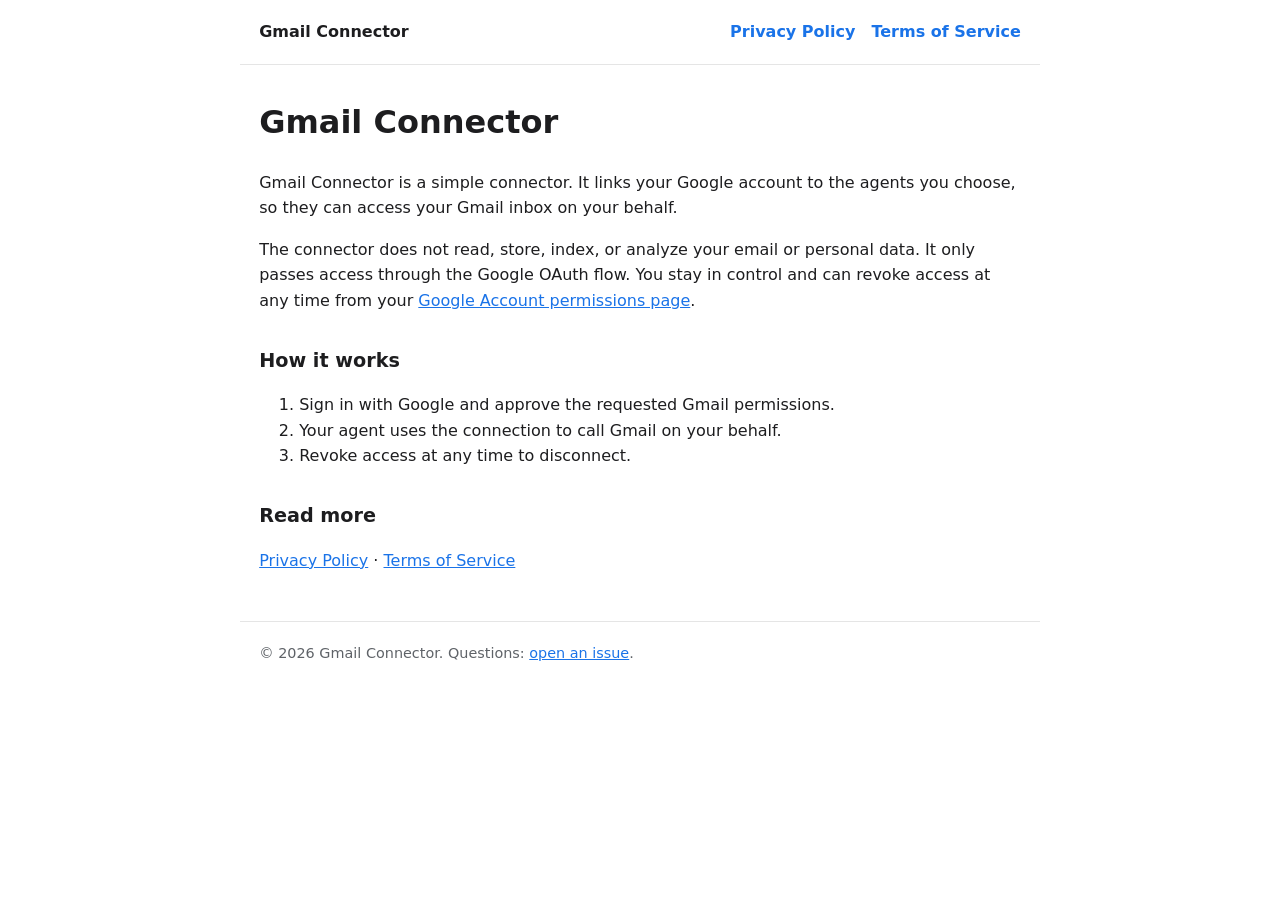
<file: index.html>
<!doctype html>
<html lang="en">
<head>
<meta charset="utf-8">
<meta name="viewport" content="width=device-width,initial-scale=1">
<title>Gmail Connector</title>
<meta name="description" content="Gmail Connector is a simple connector that links your Google account to your own agents.">
<link rel="stylesheet" href="style.css">
</head>
<body>
<header>
  <a href="index.html">Gmail Connector</a>
  <nav><a href="privacy.html">Privacy Policy</a><a href="terms.html">Terms of Service</a></nav>
</header>
<main>
  <h1>Gmail Connector</h1>
  <p>Gmail Connector is a simple connector. It links your Google account to the agents you choose, so they can access your Gmail inbox on your behalf.</p>
  <p>The connector does not read, store, index, or analyze your email or personal data. It only passes access through the Google OAuth flow. You stay in control and can revoke access at any time from your <a href="https://myaccount.google.com/permissions">Google Account permissions page</a>.</p>

  <h2>How it works</h2>
  <ol>
    <li>Sign in with Google and approve the requested Gmail permissions.</li>
    <li>Your agent uses the connection to call Gmail on your behalf.</li>
    <li>Revoke access at any time to disconnect.</li>
  </ol>

  <h2>Read more</h2>
  <p><a href="privacy.html">Privacy Policy</a> &middot; <a href="terms.html">Terms of Service</a></p>
</main>
<footer>&copy; 2026 Gmail Connector. Questions: <a href="https://github.com/iljod/gmail-connector/issues">open an issue</a>.</footer>
</body>
</html>
</file>
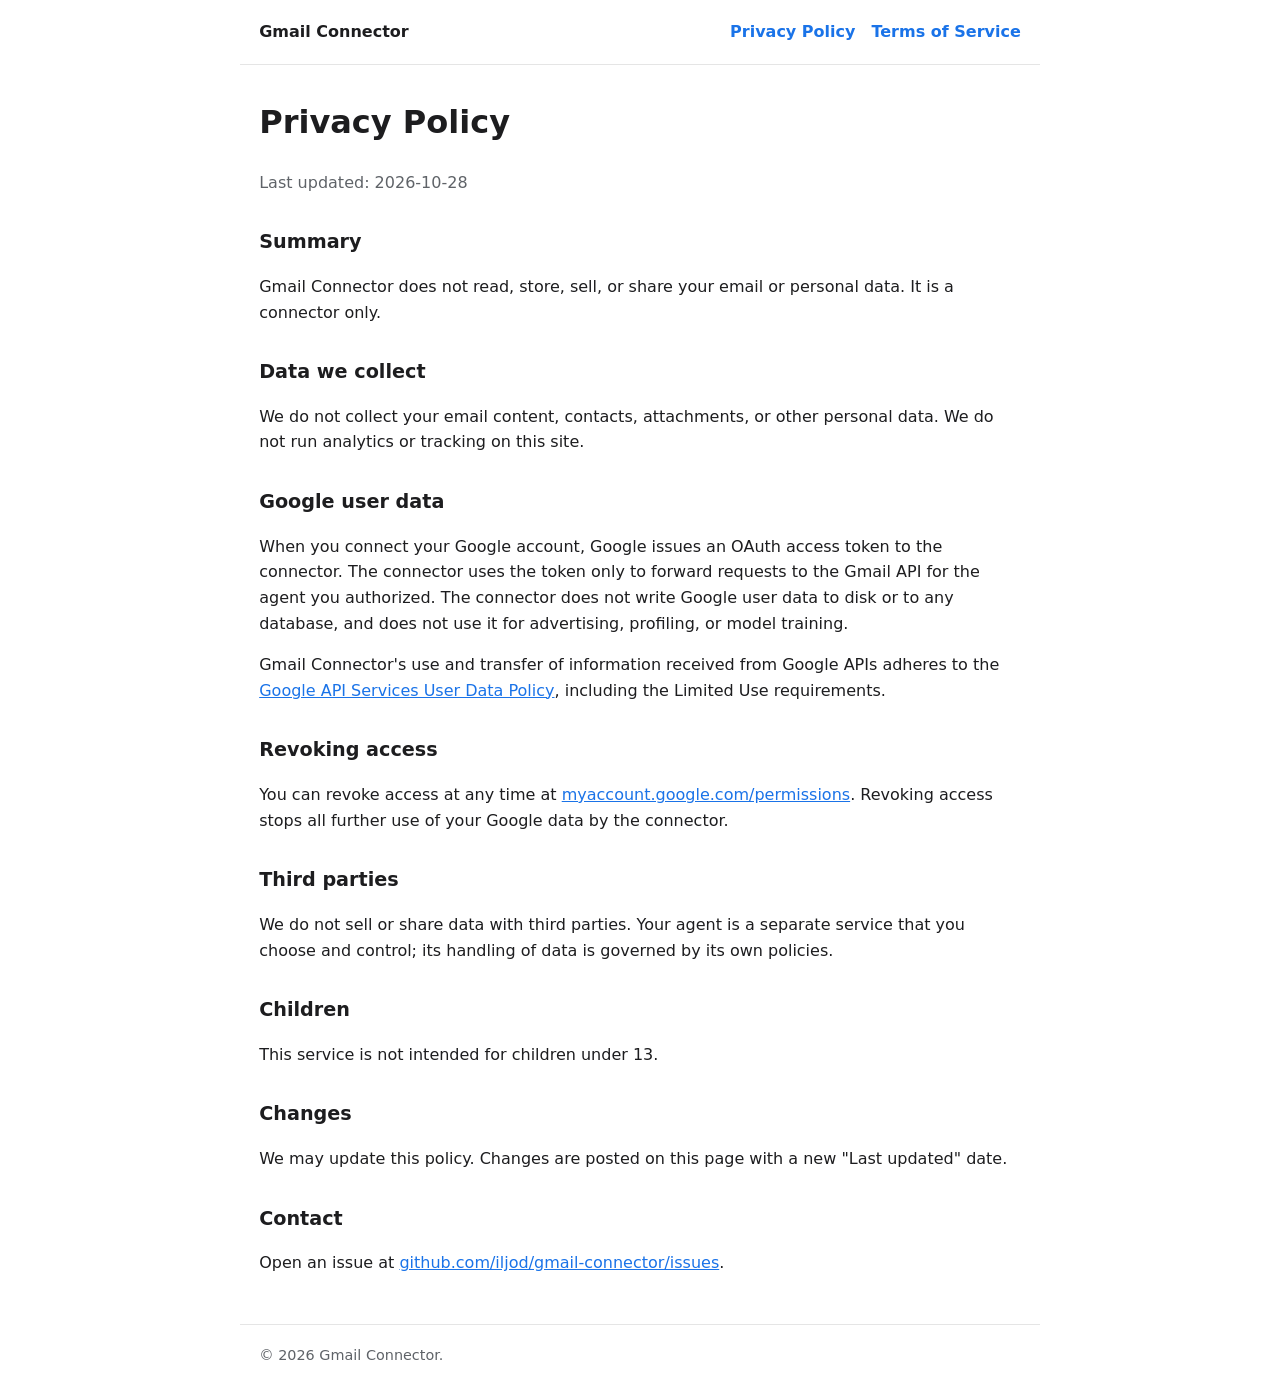
<file: privacy.html>
<!doctype html>
<html lang="en">
<head>
<meta charset="utf-8">
<meta name="viewport" content="width=device-width,initial-scale=1">
<title>Privacy Policy - Gmail Connector</title>
<link rel="stylesheet" href="style.css">
</head>
<body>
<header>
  <a href="index.html">Gmail Connector</a>
  <nav><a href="privacy.html">Privacy Policy</a><a href="terms.html">Terms of Service</a></nav>
</header>
<main>
  <h1>Privacy Policy</h1>
  <p class="muted">Last updated: 2026-10-28</p>

  <h2>Summary</h2>
  <p>Gmail Connector does not read, store, sell, or share your email or personal data. It is a connector only.</p>

  <h2>Data we collect</h2>
  <p>We do not collect your email content, contacts, attachments, or other personal data. We do not run analytics or tracking on this site.</p>

  <h2>Google user data</h2>
  <p>When you connect your Google account, Google issues an OAuth access token to the connector. The connector uses the token only to forward requests to the Gmail API for the agent you authorized. The connector does not write Google user data to disk or to any database, and does not use it for advertising, profiling, or model training.</p>
  <p>Gmail Connector's use and transfer of information received from Google APIs adheres to the <a href="https://developers.google.com/terms/api-services-user-data-policy">Google API Services User Data Policy</a>, including the Limited Use requirements.</p>

  <h2>Revoking access</h2>
  <p>You can revoke access at any time at <a href="https://myaccount.google.com/permissions">myaccount.google.com/permissions</a>. Revoking access stops all further use of your Google data by the connector.</p>

  <h2>Third parties</h2>
  <p>We do not sell or share data with third parties. Your agent is a separate service that you choose and control; its handling of data is governed by its own policies.</p>

  <h2>Children</h2>
  <p>This service is not intended for children under 13.</p>

  <h2>Changes</h2>
  <p>We may update this policy. Changes are posted on this page with a new "Last updated" date.</p>

  <h2>Contact</h2>
  <p>Open an issue at <a href="https://github.com/iljod/gmail-connector/issues">github.com/iljod/gmail-connector/issues</a>.</p>
</main>
<footer>&copy; 2026 Gmail Connector.</footer>
</body>
</html>
</file>
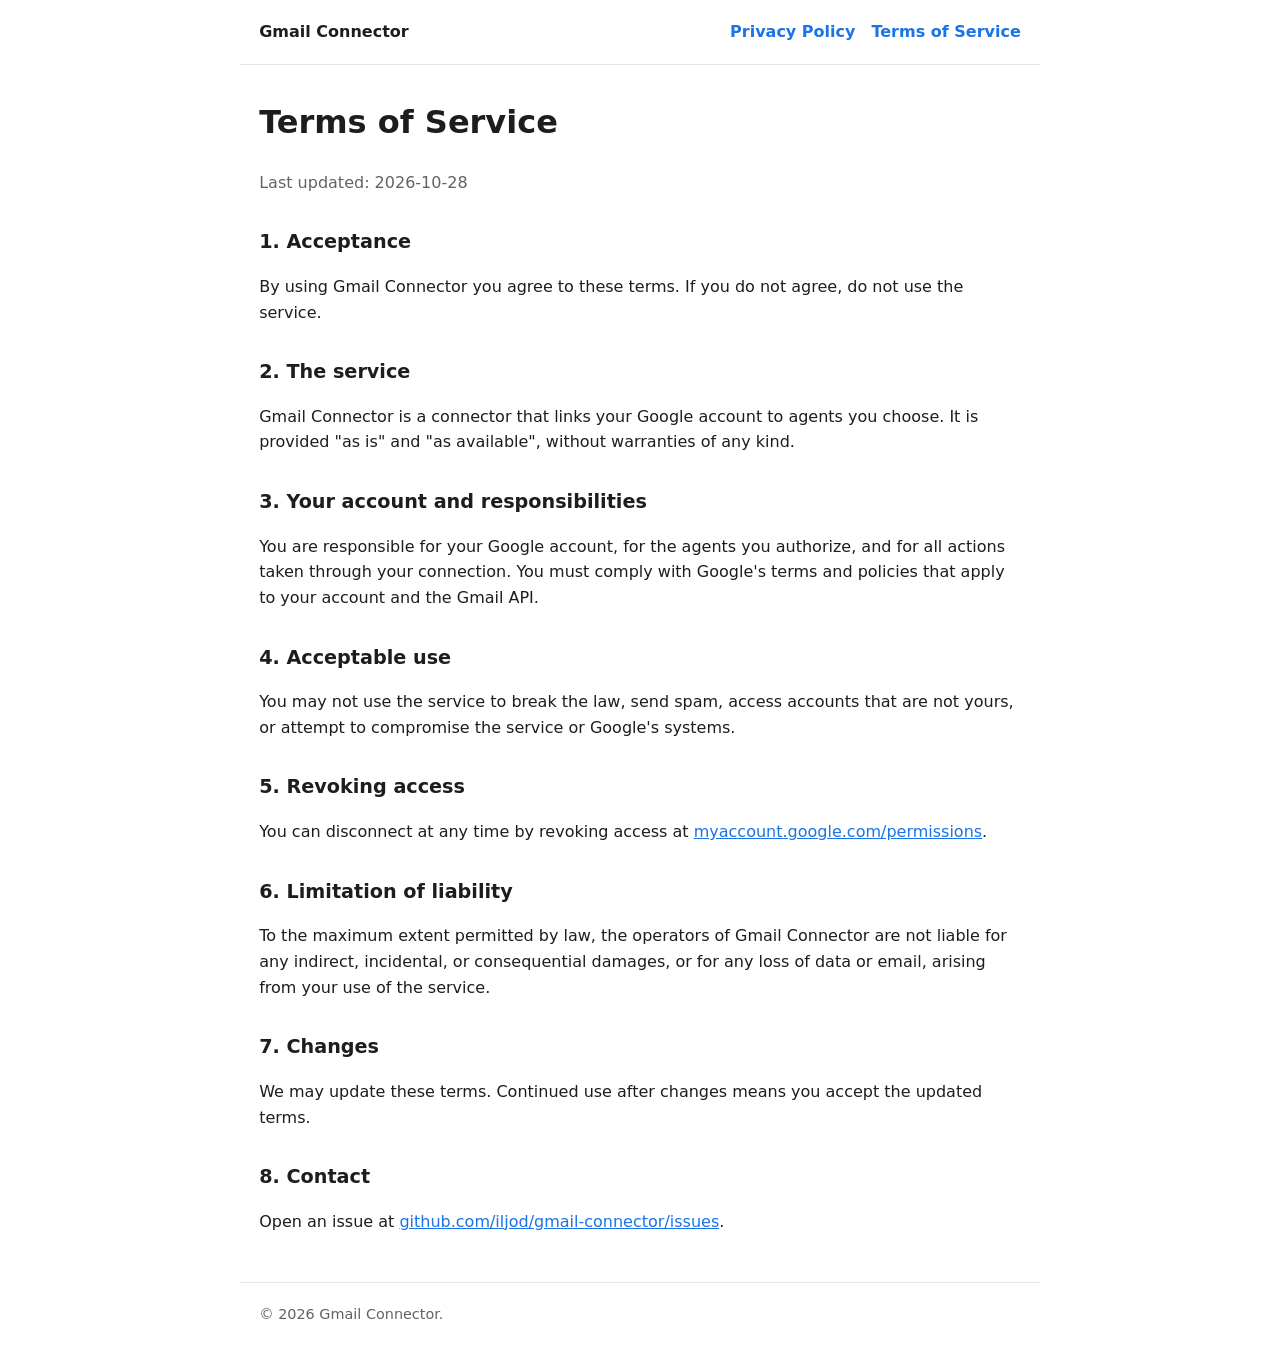
<file: terms.html>
<!doctype html>
<html lang="en">
<head>
<meta charset="utf-8">
<meta name="viewport" content="width=device-width,initial-scale=1">
<title>Terms of Service - Gmail Connector</title>
<link rel="stylesheet" href="style.css">
</head>
<body>
<header>
  <a href="index.html">Gmail Connector</a>
  <nav><a href="privacy.html">Privacy Policy</a><a href="terms.html">Terms of Service</a></nav>
</header>
<main>
  <h1>Terms of Service</h1>
  <p class="muted">Last updated: 2026-10-28</p>

  <h2>1. Acceptance</h2>
  <p>By using Gmail Connector you agree to these terms. If you do not agree, do not use the service.</p>

  <h2>2. The service</h2>
  <p>Gmail Connector is a connector that links your Google account to agents you choose. It is provided "as is" and "as available", without warranties of any kind.</p>

  <h2>3. Your account and responsibilities</h2>
  <p>You are responsible for your Google account, for the agents you authorize, and for all actions taken through your connection. You must comply with Google's terms and policies that apply to your account and the Gmail API.</p>

  <h2>4. Acceptable use</h2>
  <p>You may not use the service to break the law, send spam, access accounts that are not yours, or attempt to compromise the service or Google's systems.</p>

  <h2>5. Revoking access</h2>
  <p>You can disconnect at any time by revoking access at <a href="https://myaccount.google.com/permissions">myaccount.google.com/permissions</a>.</p>

  <h2>6. Limitation of liability</h2>
  <p>To the maximum extent permitted by law, the operators of Gmail Connector are not liable for any indirect, incidental, or consequential damages, or for any loss of data or email, arising from your use of the service.</p>

  <h2>7. Changes</h2>
  <p>We may update these terms. Continued use after changes means you accept the updated terms.</p>

  <h2>8. Contact</h2>
  <p>Open an issue at <a href="https://github.com/iljod/gmail-connector/issues">github.com/iljod/gmail-connector/issues</a>.</p>
</main>
<footer>&copy; 2026 Gmail Connector.</footer>
</body>
</html>
</file>
<file: style.css>
:root { --fg:#1d1d1f; --muted:#5f6368; --bg:#fff; --accent:#1a73e8; }
* { box-sizing:border-box; }
body { margin:0; font:16px/1.6 system-ui,-apple-system,"Segoe UI",Roboto,sans-serif; color:var(--fg); background:var(--bg); }
header, footer { max-width:800px; margin:0 auto; padding:1.2rem; }
header { display:flex; justify-content:space-between; align-items:center; border-bottom:1px solid #e5e5e5; }
header a { color:var(--fg); text-decoration:none; font-weight:600; }
nav a { margin-left:1rem; color:var(--accent); text-decoration:none; }
main { max-width:800px; margin:0 auto; padding:2rem 1.2rem; }
h1 { font-size:2rem; margin-top:0; }
h2 { font-size:1.2rem; margin-top:2rem; }
a { color:var(--accent); }
footer { color:var(--muted); font-size:.9rem; border-top:1px solid #e5e5e5; }
.btn { display:inline-block; padding:.6rem 1.1rem; background:var(--accent); color:#fff; border-radius:6px; text-decoration:none; }
.muted { color:var(--muted); }
</file>
